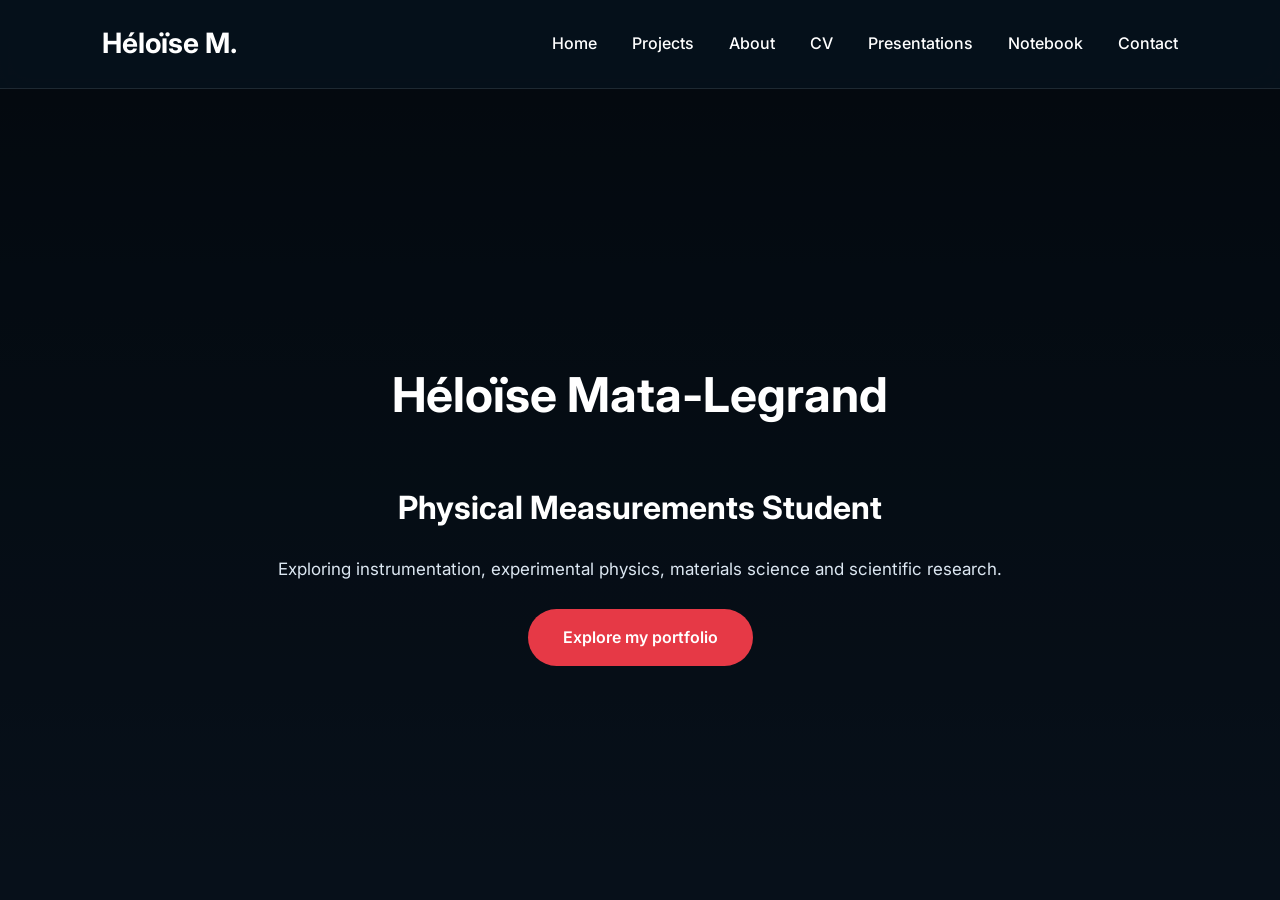
<file: index.html>
<!DOCTYPE html>

<html lang="en">

<head>

<meta charset="UTF-8">
<meta name="viewport" content="width=device-width, initial-scale=1.0">

<title>Héloïse Mata-Legrand | Portfolio</title>

<link rel="stylesheet" href="style.css">

</head>

<body>

<header class="hero">

<nav>

<div class="logo">
Héloïse M.
</div>

<ul>

<li><a href="index.html">Home</a></li>

<li class="dropdown">

<a href="projects.html">Projects</a>

<div class="dropdown-content">

<a href="greenhouse.html">
Greenhouse Effect Experiment
</a>

<a href="thermal.html">
Thermal Properties
</a>

<a href="arduino.html">
Arduino Measurement System
</a>

</div>

</li>

<li><a href="about.html">About</a></li>

<li><a href="cv.html">CV</a></li>

<li><a href="presentations.html">Presentations</a></li>

<li><a href="notebook.html">Notebook</a></li>

<li><a href="contact.html">Contact</a></li>

</ul>

</nav>

<div class="hero-content">

<h1>
Héloïse Mata-Legrand
</h1>

<h2>
Physical Measurements Student
</h2>

<p>
Exploring instrumentation, experimental physics,
materials science and scientific research.
</p>

<a href="projects.html" class="button">
Explore my portfolio
</a>

</div>

</header>

</body>

</html>
</file>
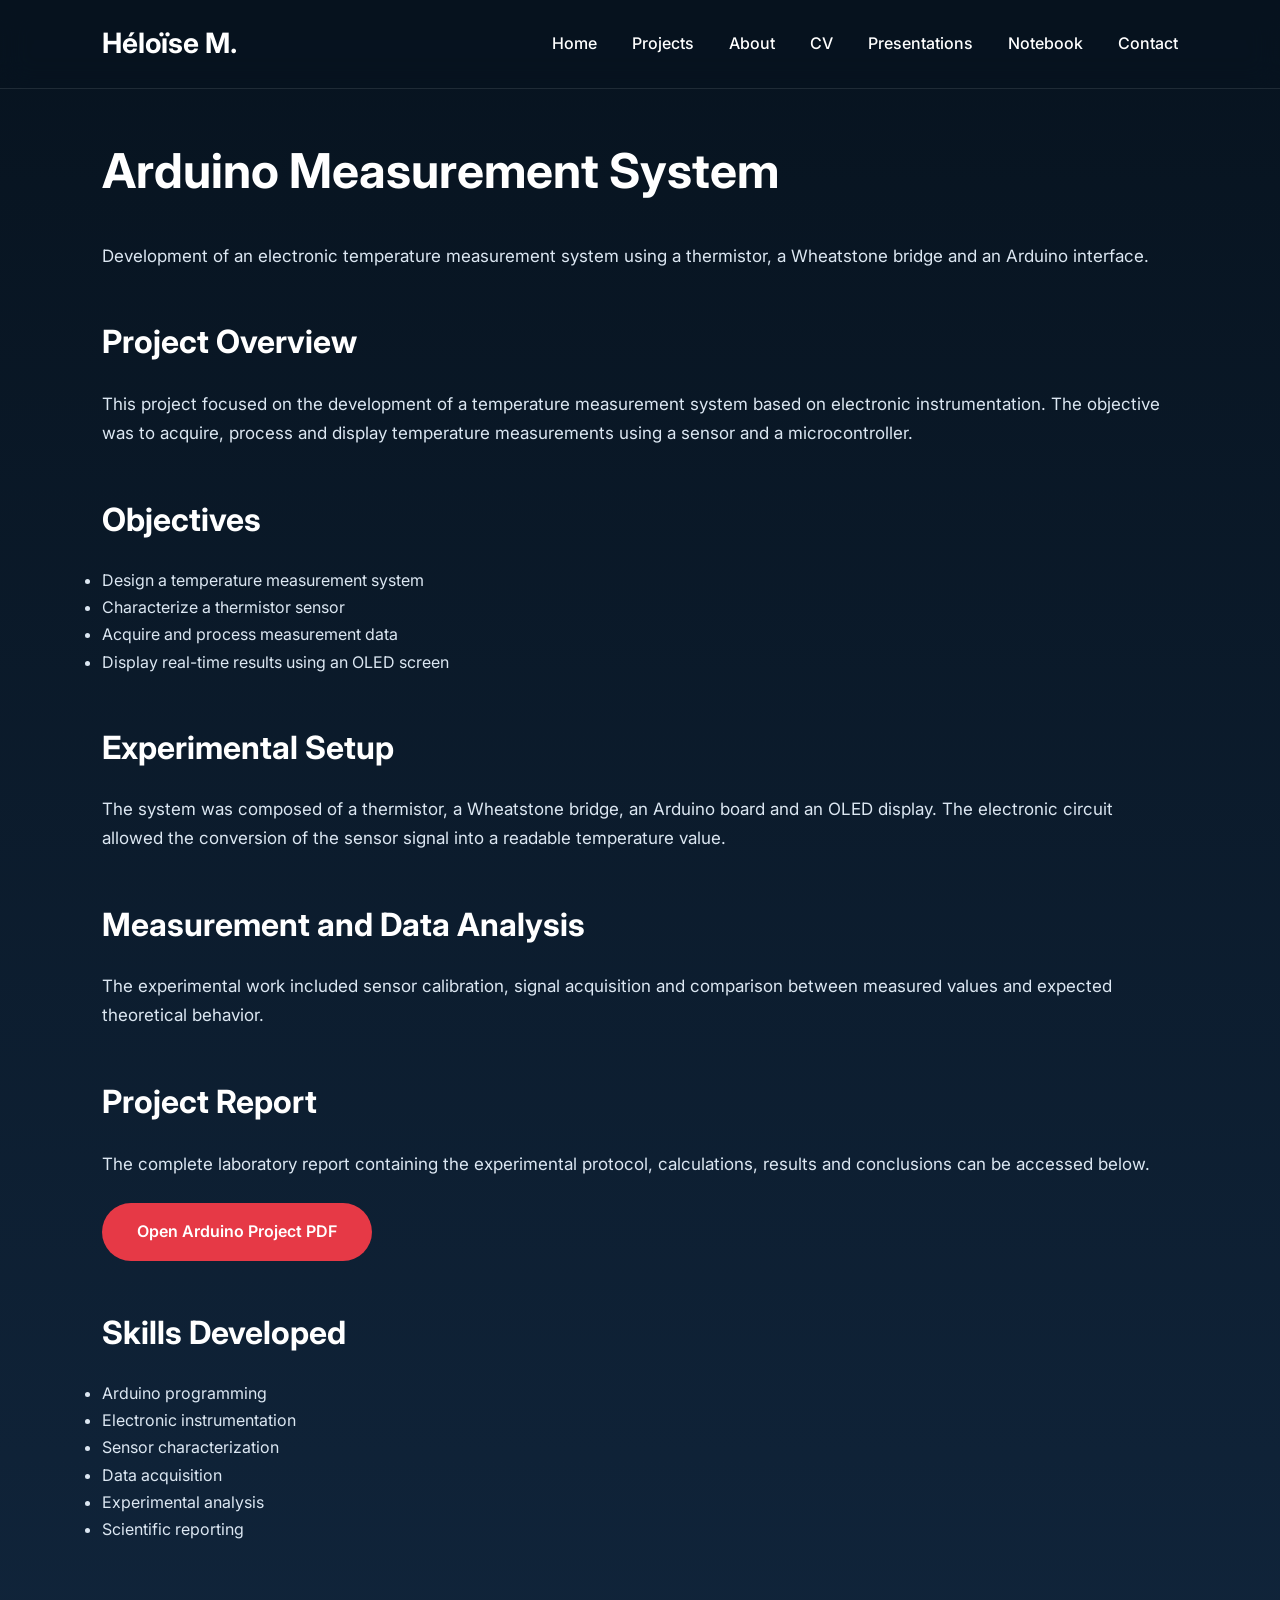
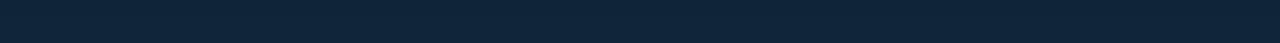
<file: arduino.html>
<!DOCTYPE html>

<html lang="en">

<head>

<meta charset="UTF-8">
<meta name="viewport" content="width=device-width, initial-scale=1.0">

<title>Arduino Measurement System</title>

<link rel="stylesheet" href="style.css">

</head>


<body>


<nav>

<div class="logo">
Héloïse M.
</div>


<ul>

<li><a href="index.html">Home</a></li>

<li><a href="projects.html">Projects</a></li>

<li><a href="about.html">About</a></li>

<li><a href="cv.html">CV</a></li>

<li><a href="presentations.html">Presentations</a></li>

<li><a href="notebook.html">Notebook</a></li>

<li><a href="contact.html">Contact</a></li>

</ul>

</nav>



<section class="page">


<h1>
Arduino Measurement System
</h1>



<p>
Development of an electronic temperature measurement system
using a thermistor, a Wheatstone bridge and an Arduino interface.
</p>



<h2>
Project Overview
</h2>


<p>
This project focused on the development of a temperature
measurement system based on electronic instrumentation.
The objective was to acquire, process and display temperature
measurements using a sensor and a microcontroller.
</p>



<h2>
Objectives
</h2>


<ul>

<li>Design a temperature measurement system</li>

<li>Characterize a thermistor sensor</li>

<li>Acquire and process measurement data</li>

<li>Display real-time results using an OLED screen</li>

</ul>



<h2>
Experimental Setup
</h2>


<p>
The system was composed of a thermistor, a Wheatstone bridge,
an Arduino board and an OLED display. The electronic circuit
allowed the conversion of the sensor signal into a readable
temperature value.
</p>



<h2>
Measurement and Data Analysis
</h2>


<p>
The experimental work included sensor calibration,
signal acquisition and comparison between measured values
and expected theoretical behavior.
</p>



<h2>
Project Report
</h2>


<p>
The complete laboratory report containing the experimental
protocol, calculations, results and conclusions can be
accessed below.
</p>



<a class="button"
href="documents/Arduino_Project_Report.pdf">

Open Arduino Project PDF

</a>



<h2>
Skills Developed
</h2>


<ul>

<li>Arduino programming</li>

<li>Electronic instrumentation</li>

<li>Sensor characterization</li>

<li>Data acquisition</li>

<li>Experimental analysis</li>

<li>Scientific reporting</li>

</ul>



</section>



</body>

</html>
</file>
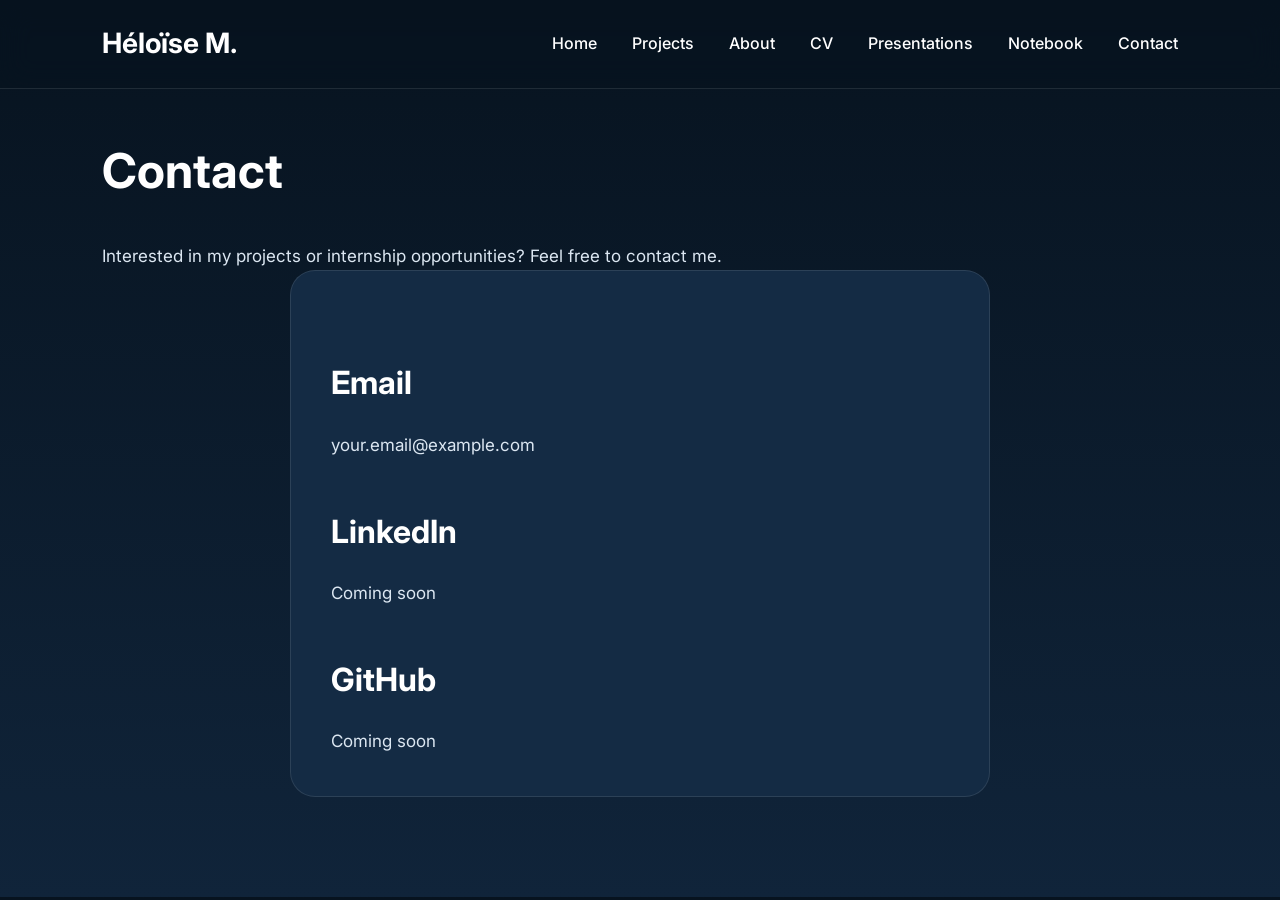
<file: contact.html>
<!DOCTYPE html>

<html lang="en">

<head>

<meta charset="UTF-8">
<meta name="viewport" content="width=device-width, initial-scale=1.0">

<title>Contact | Héloïse Mata-Legrand</title>

<link rel="stylesheet" href="style.css">

</head>

<body>

<nav>

<div class="logo">
Héloïse M.
</div>

<ul>

<li><a href="index.html">Home</a></li>

<li><a href="projects.html">Projects</a></li>

<li><a href="about.html">About</a></li>

<li><a href="cv.html">CV</a></li>

<li><a href="presentations.html">Presentations</a></li>

<li><a href="notebook.html">Notebook</a></li>

<li><a href="contact.html">Contact</a></li>

</ul>

</nav>

<section class="page">

<h1>
Contact
</h1>

<p>
Interested in my projects or internship opportunities?
Feel free to contact me.
</p>

<div class="contact-box">

<h2>
Email
</h2>

<p>
your.email@example.com
</p>

<h2>
LinkedIn
</h2>

<p>
Coming soon
</p>

<h2>
GitHub
</h2>

<p>
Coming soon
</p>

</div>

</section>

</body>

</html>
</file>
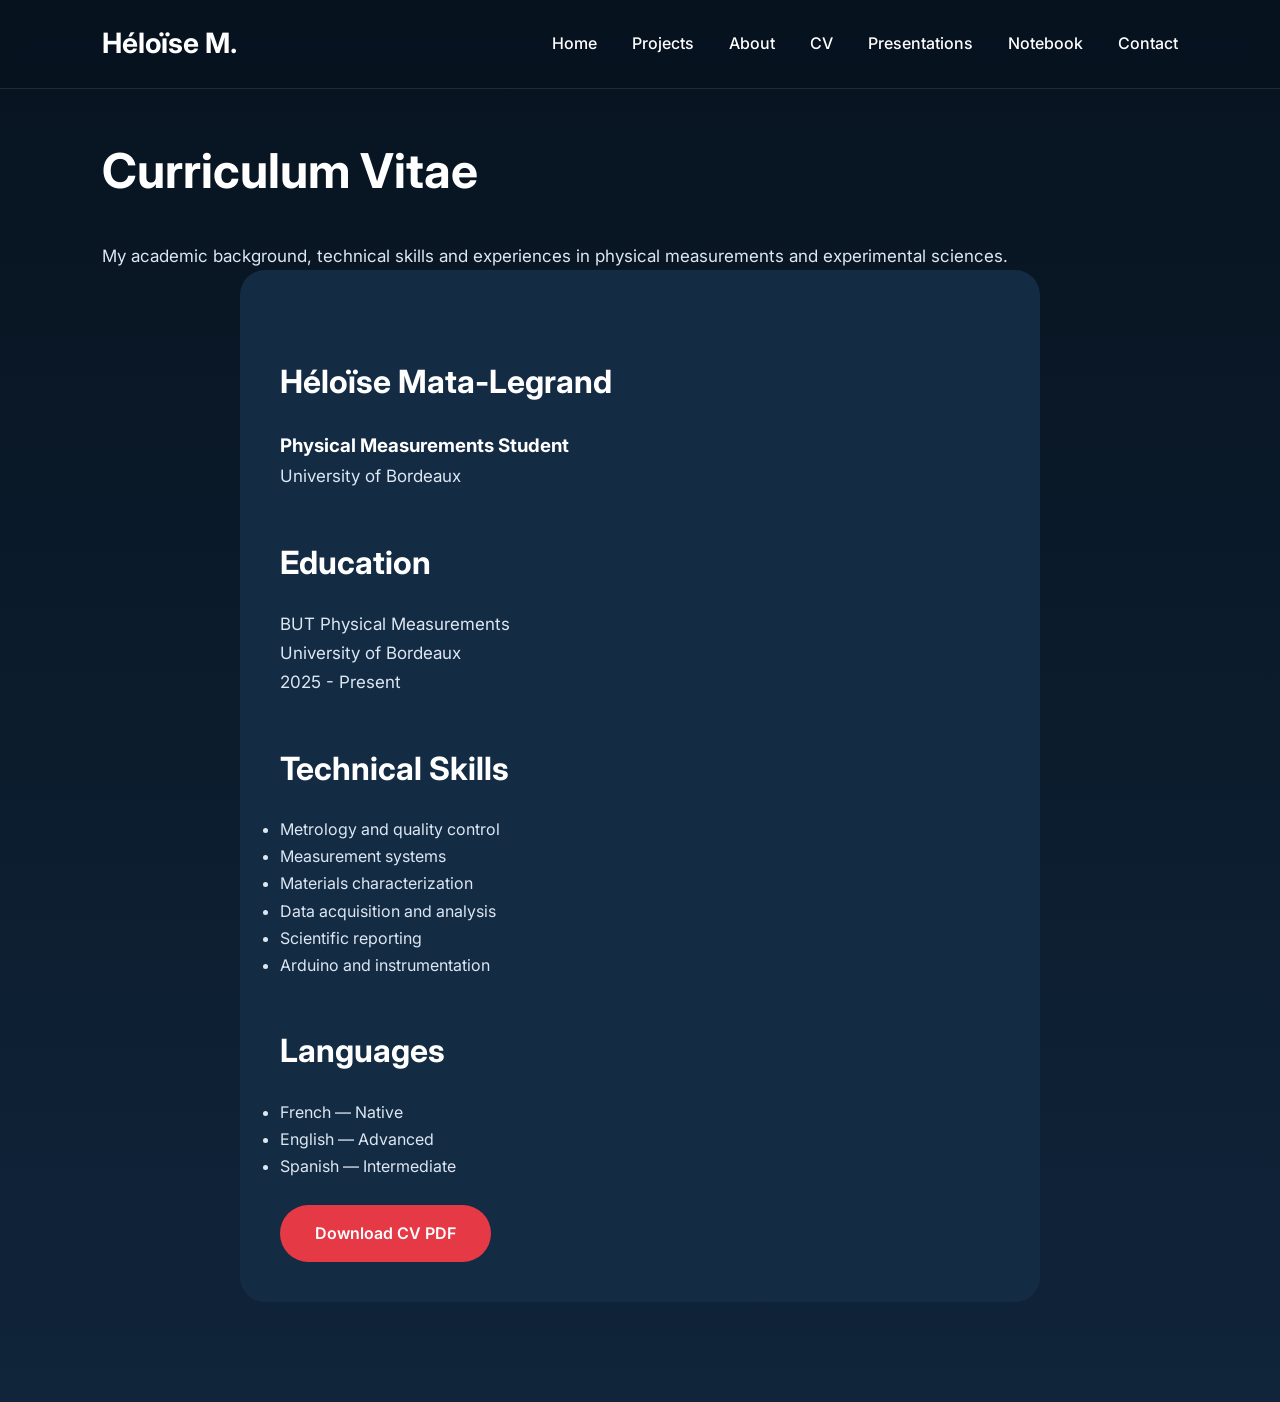
<file: cv.html>
<!DOCTYPE html>

<html lang="en">

<head>

<meta charset="UTF-8">
<meta name="viewport" content="width=device-width, initial-scale=1.0">

<title>CV | Héloïse Mata-Legrand</title>

<link rel="stylesheet" href="style.css">

</head>

<body>

<nav>

<div class="logo">
Héloïse M.
</div>

<ul>

<li><a href="index.html">Home</a></li>

<li><a href="projects.html">Projects</a></li>

<li><a href="about.html">About</a></li>

<li><a href="cv.html">CV</a></li>

<li><a href="presentations.html">Presentations</a></li>

<li><a href="notebook.html">Notebook</a></li>

<li><a href="contact.html">Contact</a></li>

</ul>

</nav>

<section class="page">

<h1>
Curriculum Vitae
</h1>

<p>
My academic background, technical skills and experiences
in physical measurements and experimental sciences.
</p>

<div class="cv-container">

<h2>
Héloïse Mata-Legrand
</h2>

<h3>
Physical Measurements Student
</h3>

<p>
University of Bordeaux
</p>

<h2>
Education
</h2>

<p>
BUT Physical Measurements<br>
University of Bordeaux<br>
2025 - Present
</p>

<h2>
Technical Skills
</h2>

<ul>

<li>Metrology and quality control</li>

<li>Measurement systems</li>

<li>Materials characterization</li>

<li>Data acquisition and analysis</li>

<li>Scientific reporting</li>

<li>Arduino and instrumentation</li>

</ul>

<h2>
Languages
</h2>

<ul>

<li>French — Native</li>

<li>English — Advanced</li>

<li>Spanish — Intermediate</li>

</ul>

<a class="button" 
href="CV_Heloise_Mata-Legrand.pdf">

Download CV PDF

</a>

</div>

</section>

</body>

</html>
</file>
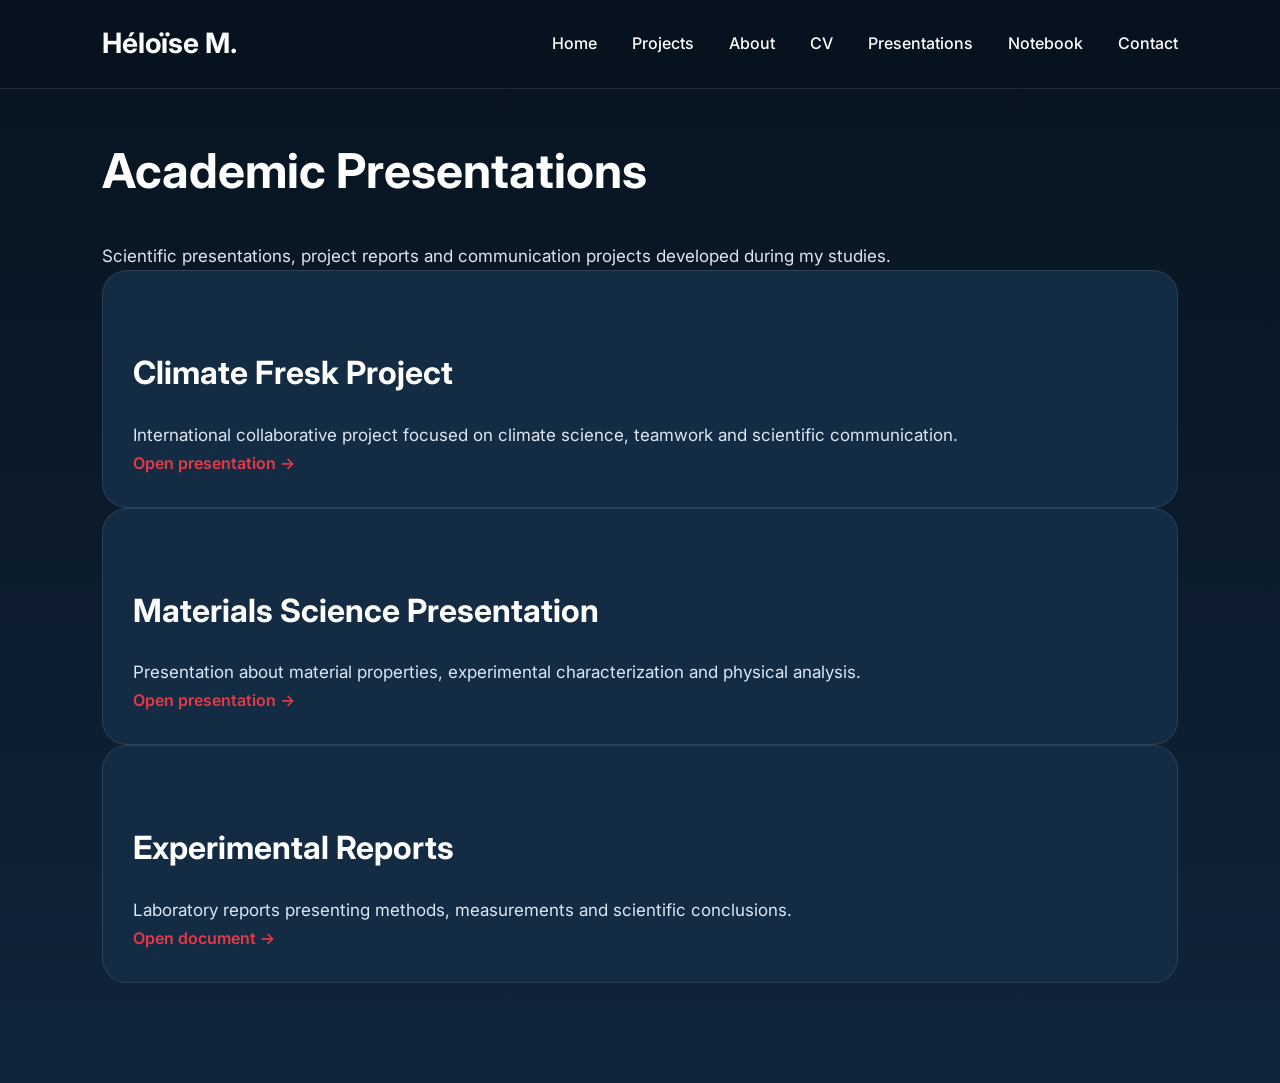
<file: presentations.html>
<!DOCTYPE html>

<html lang="en">

<head>

<meta charset="UTF-8">
<meta name="viewport" content="width=device-width, initial-scale=1.0">

<title>Presentations | Héloïse Mata-Legrand</title>

<link rel="stylesheet" href="style.css">

</head>

<body>

<nav>

<div class="logo">
Héloïse M.
</div>

<ul>

<li><a href="index.html">Home</a></li>

<li><a href="projects.html">Projects</a></li>

<li><a href="about.html">About</a></li>

<li><a href="cv.html">CV</a></li>

<li><a href="presentations.html">Presentations</a></li>

<li><a href="notebook.html">Notebook</a></li>

<li><a href="contact.html">Contact</a></li>

</ul>

</nav>

<section class="page">

<h1>
Academic Presentations
</h1>

<p>
Scientific presentations, project reports and communication
projects developed during my studies.
</p>

<div class="presentation-grid">

<div class="presentation-card">

<h2>
Climate Fresk Project
</h2>

<p>
International collaborative project focused on climate science,
teamwork and scientific communication.
</p>

<a href="#">
Open presentation →
</a>

</div>

<div class="presentation-card">

<h2>
Materials Science Presentation
</h2>

<p>
Presentation about material properties,
experimental characterization and physical analysis.
</p>

<a href="#">
Open presentation →
</a>

</div>

<div class="presentation-card">

<h2>
Experimental Reports
</h2>

<p>
Laboratory reports presenting methods,
measurements and scientific conclusions.
</p>

<a href="#">
Open document →
</a>

</div>

</div>

</section>

</body>

</html>
</file>
<file: style.css>
/* =====================================================
   HELOISE MATA-LEGRAND PORTFOLIO
   STYLE CSS - PART 1
===================================================== */


/* ---------- IMPORT FONT ---------- */

@import url('https://fonts.googleapis.com/css2?family=Inter:wght@300;400;500;600;700&display=swap');


/* ---------- COLORS ---------- */

:root {

    --background: #07131f;
    --background-light: #10243a;

    --card: #142b44;

    --white: #ffffff;

    --text: #dce7f2;

    --accent: #e63946;

    --blue: #4da3ff;

    --border: rgba(255,255,255,0.1);

}



/* ---------- RESET ---------- */

* {

    margin: 0;
    padding: 0;
    box-sizing: border-box;

}



html {

    scroll-behavior: smooth;

}



body {

    font-family: "Inter", sans-serif;

    background: linear-gradient(
        180deg,
        var(--background),
        var(--background-light)
    );

    color: var(--text);

    line-height: 1.7;

}



/* ---------- LINKS ---------- */

a {

    text-decoration: none;

    color: inherit;

    transition: 0.3s;

}



img {

    max-width: 100%;

    display: block;

}



/* ---------- NAVIGATION ---------- */


nav {

    position: fixed;

    top: 0;

    left: 0;

    width: 100%;

    padding: 20px 8%;

    display: flex;

    justify-content: space-between;

    align-items: center;

    background: rgba(7,19,31,0.75);

    backdrop-filter: blur(15px);

    border-bottom: 1px solid var(--border);

    z-index: 1000;

}



.logo {

    font-size: 28px;

    font-weight: 700;

    color: white;

}



nav ul {

    display: flex;

    list-style: none;

    gap: 35px;

}



nav ul li a {

    color: white;

    font-weight: 500;

}



nav ul li a:hover {

    color: var(--accent);

}



/* ---------- DROPDOWN PROJECTS ---------- */


.dropdown {

    position: relative;

}



.dropdown-content {

    display: none;

    position: absolute;

    top: 35px;

    left: 0;

    background: var(--card);

    min-width: 230px;

    border-radius: 15px;

    overflow: hidden;

    box-shadow: 0 20px 40px rgba(0,0,0,.4);

}



.dropdown-content a {

    display: block;

    padding: 15px;

}



.dropdown-content a:hover {

    background: rgba(255,255,255,0.08);

}



.dropdown:hover .dropdown-content {

    display: block;

}



/* ---------- BUTTON ---------- */


.button {

    display: inline-block;

    padding: 15px 35px;

    background: var(--accent);

    color: white;

    border-radius: 50px;

    font-weight: 600;

    margin-top: 25px;

}



.button:hover {

    transform: translateY(-5px);

    background: #ff5261;

}



/* ---------- SECTIONS ---------- */


section {

    padding: 100px 8%;

}



.page {

    padding-top: 130px;

}



h1,
h2,
h3 {

    color: white;

}



h1 {

    font-size: 48px;

    margin-bottom: 30px;

}



h2 {

    font-size: 32px;

    margin-top: 45px;

    margin-bottom: 20px;

}



p {

    font-size: 17px;

}
/* =====================================================
   HELOISE MATA-LEGRAND PORTFOLIO
   STYLE CSS - PART 2
   PROJECTS / PDF / GALLERY
===================================================== */


/* ---------- PROJECT GRID ---------- */


.projects-grid {

    display: grid;

    grid-template-columns: repeat(
        auto-fit,
        minmax(300px,1fr)
    );

    gap: 35px;

    margin-top: 50px;

}



/* ---------- PROJECT CARD ---------- */


.project-card {

    background: var(--card);

    border-radius: 25px;

    overflow: hidden;

    border: 1px solid var(--border);

    transition: .4s;

}



.project-card:hover {

    transform: translateY(-12px);

    box-shadow: 0 20px 50px rgba(0,0,0,.4);

}



.project-card img {

    width:100%;

    height:230px;

    object-fit:cover;

}



.project-card-content {

    padding:30px;

}



.project-card h2 {

    margin-top:0;

    font-size:26px;

}



.project-card p {

    color:#cbd5e1;

}



.project-card .button {

    margin-top:20px;

}



/* ---------- PROJECT PAGE ---------- */


.project-header {

    text-align:center;

    max-width:900px;

    margin:auto;

}



.project-header h1 {

    font-size:55px;

}



.project-description {

    max-width:900px;

    margin:30px auto;

    font-size:19px;

}



/* ---------- PROJECT SECTIONS ---------- */


.project-section {

    margin-top:60px;

}



.project-section ul {

    margin-left:25px;

}



.project-section li {

    margin:10px 0;

}



/* ---------- PDF DISPLAY ---------- */


.pdf-box {

    background:var(--card);

    border-radius:25px;

    padding:35px;

    margin-top:40px;

    border:1px solid var(--border);

    text-align:center;

}



.pdf-box h3 {

    font-size:25px;

    margin-bottom:15px;

}



.pdf-viewer {

    width:100%;

    height:700px;

    border:none;

    border-radius:20px;

    margin-top:30px;

}



/* ---------- GALLERY ---------- */


.gallery {

    display:grid;

    grid-template-columns:

    repeat(auto-fit,minmax(250px,1fr));

    gap:30px;

    margin-top:40px;

}



.gallery-item {

    overflow:hidden;

    border-radius:20px;

    background:var(--card);

}



.gallery-item img {

    width:100%;

    height:250px;

    object-fit:cover;

    transition:.4s;

}



.gallery-item:hover img {

    transform:scale(1.08);

}



/* ---------- NOTEBOOK ---------- */


.notebook-grid {

    display:grid;

    grid-template-columns:

    repeat(auto-fit,minmax(280px,1fr));

    gap:30px;

}



.notebook-card {

    background:var(--card);

    border-radius:20px;

    overflow:hidden;

}



.notebook-card img {

    width:100%;

    height:300px;

    object-fit:cover;

}



.notebook-card div {

    padding:25px;

}



/* ---------- PRESENTATIONS ---------- */


.presentation-card {

    background:var(--card);

    padding:30px;

    border-radius:25px;

    border:1px solid var(--border);

    transition:.3s;

}



.presentation-card:hover {

    transform:translateY(-8px);

}



.presentation-card h3 {

    margin-bottom:15px;

}



.presentation-card a {

    color:var(--accent);

    font-weight:600;

}



/* ---------- CV SECTION ---------- */


.cv-container {

    background:var(--card);

    padding:40px;

    border-radius:25px;

    max-width:800px;

    margin:auto;

}



.cv-container iframe {

    width:100%;

    height:700px;

    border-radius:20px;

    border:none;

}
/* =====================================================
   HELOISE MATA-LEGRAND PORTFOLIO
   STYLE CSS - PART 3
   ANIMATIONS / RESPONSIVE / FINAL TOUCHES
===================================================== */


/* ---------- FADE ANIMATION ---------- */


.fade-in {

    opacity:0;

    transform:translateY(30px);

    animation:fadeIn 1s forwards;

}



@keyframes fadeIn {

    to {

        opacity:1;

        transform:translateY(0);

    }

}



/* ---------- HOVER EFFECTS ---------- */


.card,
.project-card,
.presentation-card,
.notebook-card {

    transition:
    transform .4s ease,
    box-shadow .4s ease;

}



.card:hover,
.project-card:hover,
.presentation-card:hover,
.notebook-card:hover {

    box-shadow:
    0 25px 60px rgba(0,0,0,.45);

}



/* ---------- HIGHLIGHT TEXT ---------- */


.highlight {

    color:var(--accent);

    font-weight:700;

}


/* ---------- HERO SECTION ---------- */

.hero {

    min-height:100vh;

    padding-top:120px;

    display:flex;

    justify-content:center;

    align-items:center;

    text-align:center;

    position:relative;

    background-size:cover;

    background-position:center;

}


.hero::before {

    content:"";

    position:absolute;

    inset:0;

    background:rgba(0,0,0,0.55);

}


.hero-content {

    position:relative;

    z-index:2;

    max-width:900px;

}

/* ---------- HERO ANIMATION ---------- */


.hero-content {

    animation:heroAppear 1.2s ease;

}



@keyframes heroAppear {


    from {

        opacity:0;

        transform:translateY(40px);

    }


    to {

        opacity:1;

        transform:translateY(0);

    }

}



/* ---------- IMAGE ZOOM ---------- */


.image-box {

    overflow:hidden;

    border-radius:25px;

}



.image-box img {

    transition:.5s;

}



.image-box:hover img {

    transform:scale(1.05);

}



/* ---------- CONTACT ---------- */


.contact-box {

    max-width:700px;

    margin:auto;

    background:var(--card);

    padding:40px;

    border-radius:25px;

    border:1px solid var(--border);

}



.contact-box a {

    color:var(--blue);

}



.contact-box a:hover {

    color:var(--accent);

}



/* ---------- MOBILE ---------- */


@media(max-width:900px){

    nav {

        position:relative;

        flex-direction:column;

        gap:15px;

        padding:20px;

        text-align:center;

    }


    nav ul {

        flex-wrap:wrap;

        justify-content:center;

        gap:15px;

    }


    .hero {

        min-height:100vh;

        padding:120px 30px 50px;

        display:flex;

        justify-content:center;

        align-items:center;

    }


    .hero-content {

        max-width:600px;

        text-align:center;

        margin:auto;

    }


    .hero h1 {

        font-size:42px;

        line-height:1.2;

    }


    .hero h2 {

        font-size:24px;

        line-height:1.3;

    }


    .hero p {

        font-size:16px;

    }


    section {

        padding:70px 5%;

    }


    .pdf-viewer {

        height:450px;

    }

}

@media(max-width:500px){


    nav ul {

        display:none;

    }


    .button {

        padding:12px 25px;

    }


    .project-card img {

        height:180px;

    }


}
</file>
